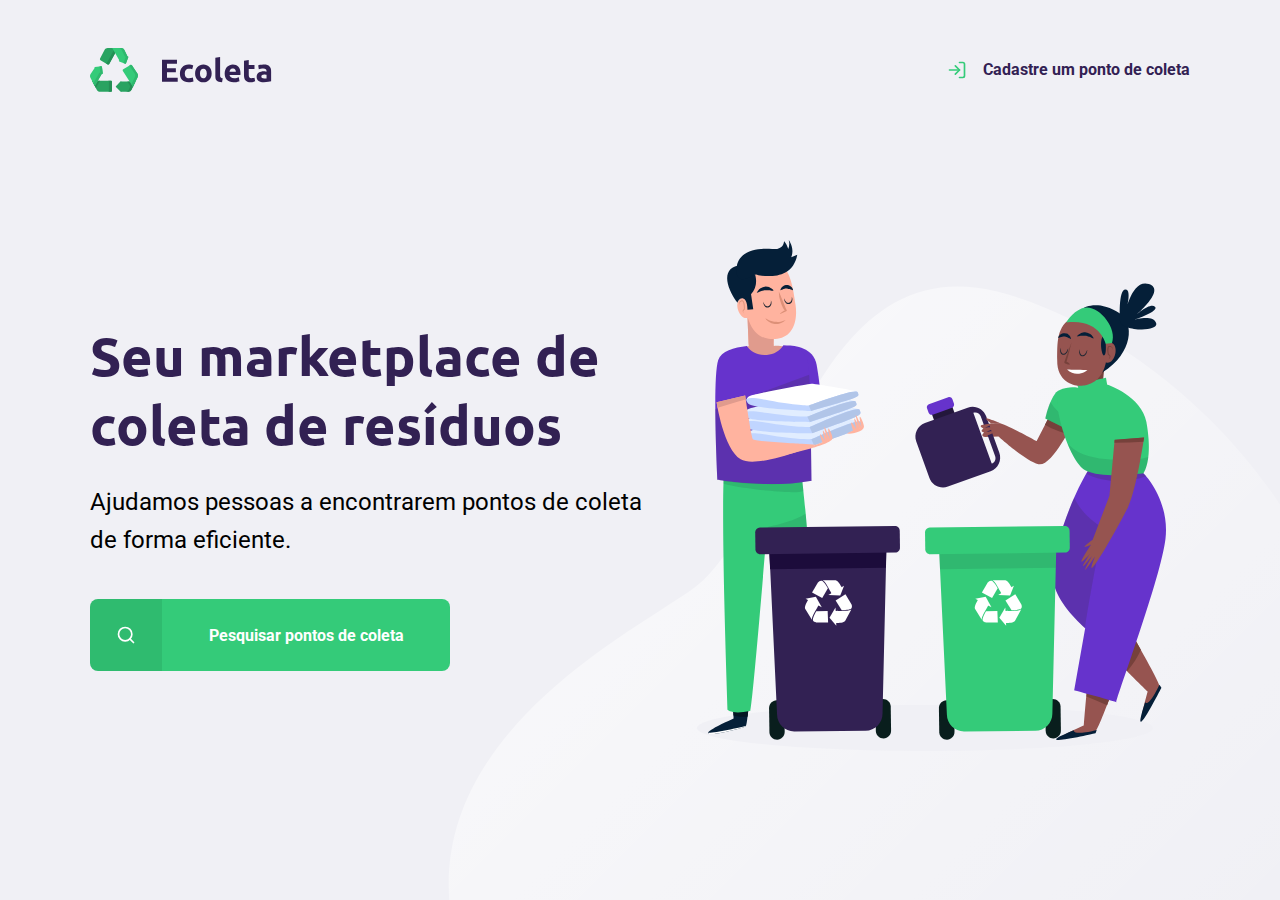
<file: index.html>
<!DOCTYPE html>
<html lang="pt_br">
<head>
    <meta charset="UTF-8">
    <meta name="viewport" content="width=device-width, initial-scale=1.0">
    <title>Ecoleta</title>

    <link href="https://fonts.googleapis.com/css2?family=Roboto&family=Ubuntu:wght@700&display=swap" rel="stylesheet">
   
    <link rel="stylesheet" href="/styles/main.css">
    <link rel="stylesheet" href="/styles/home.css">
    <link rel="stylesheet" href="/styles/modal.css">


    <link rel="stylesheet" href="/styles/responsive.css">


</head>
<body>

    <div id="page-home">

        <div class="content">
            <header>
                <img src="../assets/logo.svg" alt="Logomarca">        
                <a href="/create-point.html"><span></span>Cadastre um ponto de coleta</a>
            </header>
            
            <main>
                <h1>Seu marketplace de coleta de resíduos</h1>
    
                <p>Ajudamos pessoas a encontrarem pontos de coleta de forma eficiente.</p>
        
                <a href='#'><span></span><strong>Pesquisar pontos de coleta</strong></a>

            </main>
    
            

        </div>

    </div>



    <div id="modal" class="hide">
        <div class="content">
            <div class="header">
                <h1>Pontos de Coleta</h1>
                <a href="#">Fechar</a>
            </div>
            <form action="/search-results.html">
                <label for="search">Cidade</label>
            <div class="search field">
                <input type="text" name="search" 
                placeholder="Pesquise por cidade">
                <button>
                    <img src="/assets/search.svg" alt="Buscar">
                </button>
            </div>    
            </form>
        </div>
    </div>

    <script src="/scripts/index.js"></script>
</body>
</html>
</file>
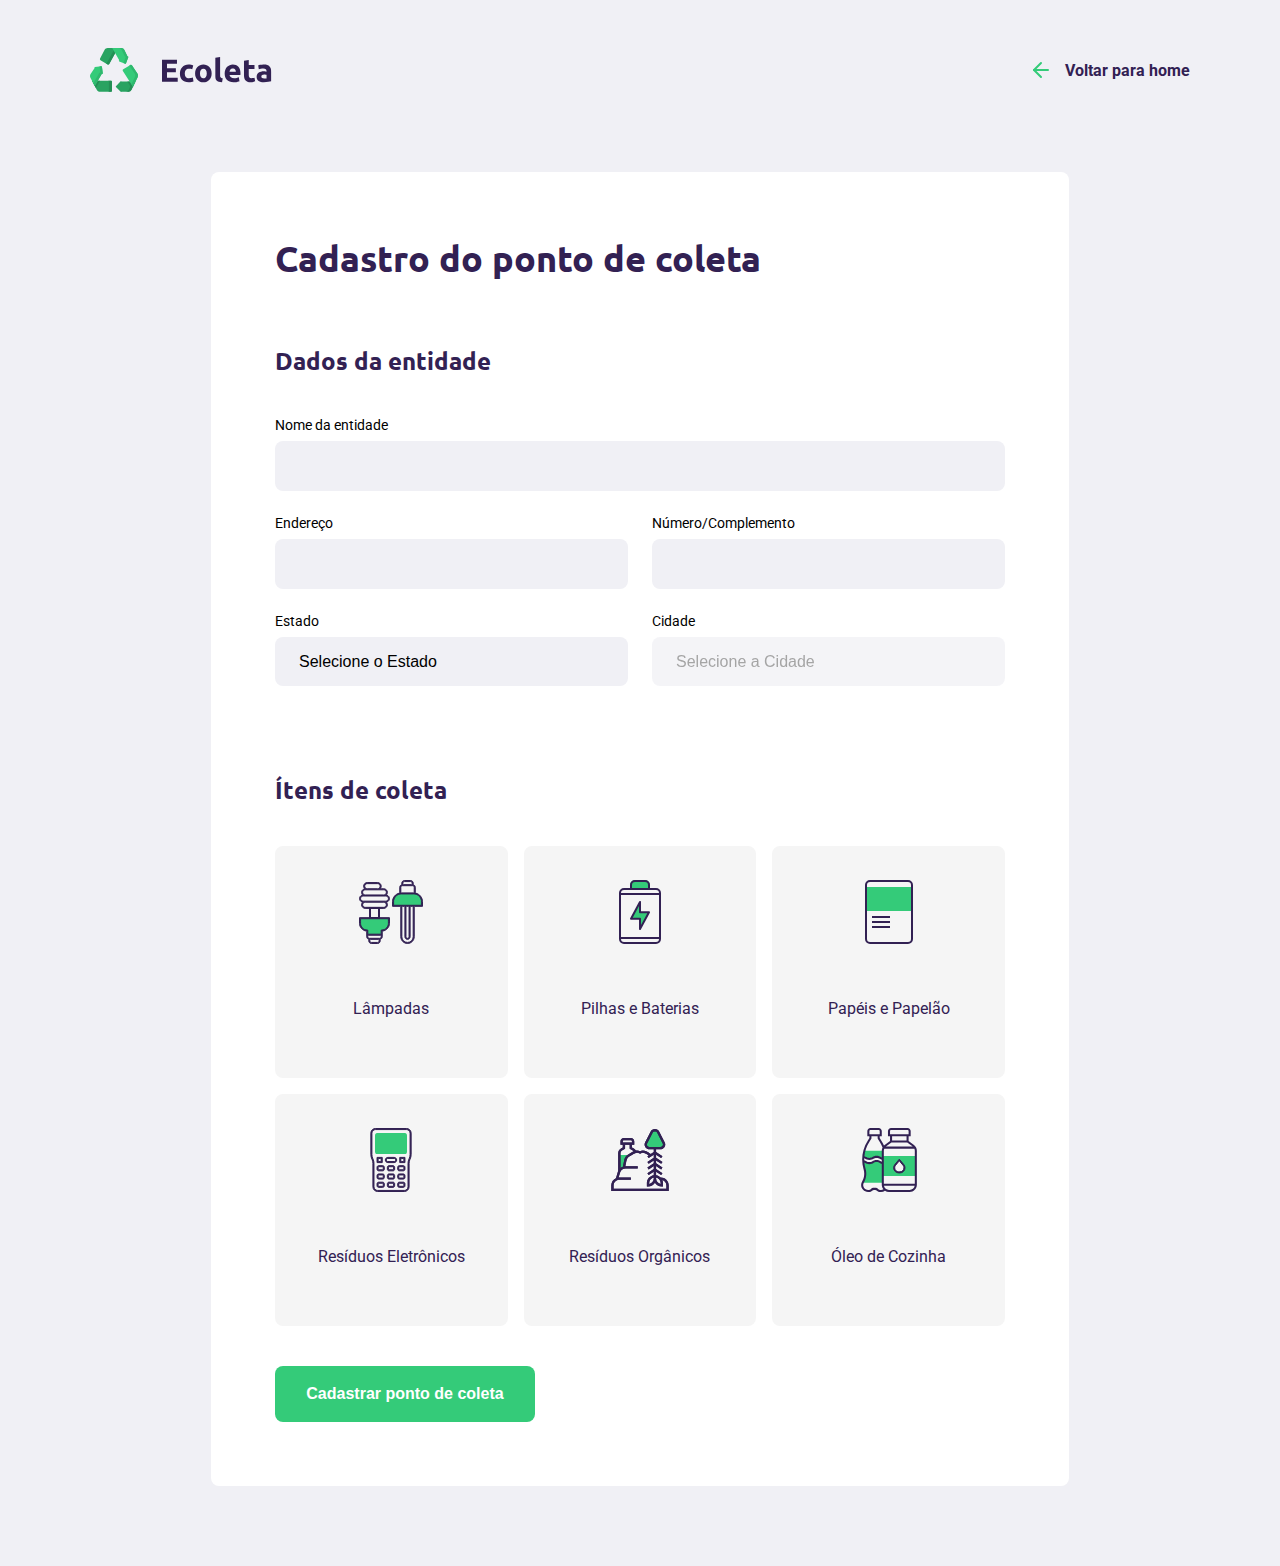
<file: create-point.html>
<!DOCTYPE html>
<html lang="pt_br">
<head>
    <meta charset="UTF-8">
    <meta name="viewport" content="width=device-width, initial-scale=1.0">
    <title>Criar um ponto de coleta</title>

    <link href="https://fonts.googleapis.com/css2?family=Roboto&family=Ubuntu:wght@700&display=swap" rel="stylesheet">
   
    <link rel="stylesheet" href="/styles/main.css">
    <link rel="stylesheet" href="/styles/create-point.css">

    <link rel="stylesheet" href="/styles/responsive.css">


</head>
<body>

    <div id="page-create-point">
    
            <header>
                <img src="../assets/logo.svg" alt="Logomarca">        
                <a href="/index.html"><span></span>
                    Voltar para home
                </a>
            </header>

            <form action="">

                <h1>Cadastro do ponto de coleta</h1>

                <fieldset>
                    <legend>
                        <h2>Dados da entidade</h2>
                    </legend>

                    <div class="field">
                        <label for="name">Nome da entidade</label>
                        <input type="text" name="name" required>
                    </div>

                    <div class="field-group">
                        <div class="field">
                            <label for="address">Endereço</label>
                            <input type="text" name="address" required>
                        </div>
                        <div class="field">
                            <label for="address2">Número/Complemento</label>
                            <input type="text" name="address2" required>
                        </div>
                    </div>

                    <div class="field-group">
                        <div class="field">
                            <label for="state">Estado</label>
                            <select name="uf" required>
                                <option value="" >Selecione o Estado</option>
                            </select>

                            <input type="hidden" name="state">
                        </div>

                        <div class="field">
                            <label for="city">Cidade</label>
                            <select name="city" disabled required>
                                <option value="">Selecione a Cidade</option>
                            </select>
                        </div>
  
                    </div>

                </fieldset>

                <fieldset>
                    <legend>
                        <h2>Ítens de coleta</h2>
                    </legend>


                    <div class="items-grid">
                        <li data-id="1">
                            <img src="/assets/lampadas.svg" alt="Lâmpadas">
                            <span>Lâmpadas</span>
                        </li>

                        <li data-id="2">
                            <img src="/assets/baterias.svg" alt="Pilhas e Baterias">
                            <span>Pilhas e Baterias</span>
                        </li>

                        <li data-id="3">
                            <img src="/assets/papeis-papelao.svg" alt="Papéis e Papelão">
                            <span>Papéis e Papelão</span>
                        </li>

                        <li data-id="4">
                            <img src="/assets/eletronicos.svg" alt="Resíduos Eletrônicos">
                            <span>Resíduos Eletrônicos</span>
                        </li>

                        <li data-id="5">
                            <img src="/assets/organicos.svg" alt="Resíduos Orgânicos">
                            <span>Resíduos Orgânicos</span>
                        </li>

                        <li data-id="6">
                            <img src="/assets/oleo.svg" alt="Óleo de Cozinha">
                            <span>Óleo de Cozinha</span>
                        </li>
                    </div>

                    <input type="hidden" name="items">

                </fieldset>

                <button type="submit">Cadastrar ponto de coleta</button>
            </form>
             

    </div>

    <script src="/scripts/create-point.js"></script>

</body>
</html>
</file>
<file: styles/main.css>
:root{
    --title-color: #322153;
    --primary-color: #34cb79;
}

* {
    margin: 0;
    padding: 0;
    background-origin: border-box;
}

html{
    font-family: 'Roboto', sans-serif;
}

body {
    background: #f0f0f5;
    -webkit-font-smoothing: antialiased;
}

a {
    text-decoration: none;
}

h1, h2, h3, h4, h5, h6 {
    font-family: 'Ubuntu', sans-serif;
    color: var(--title-color);
}
/*Box Model

Modelo de caixa
Toda caixa tem
largura, altura, espaçamentos, preenchimentos
bordas, cor, fundo, maneira que é vista pelo html (display),
posicionamento, alinhamentos
*/
</file>
<file: styles/home.css>
#page-home {
    height: 100vh;

    background: url('../assets/home-background.svg') no-repeat;
    background-position: 35vw bottom;
}

#page-home .content {
    width: 90%;
    max-width: 1100px;
    height:100%;

    margin: 0 auto;

    display: flex;
    flex-direction: column;
    
}

#page-home header {
    margin-top: 48px;
    display: flex;
    align-items: center;
    justify-content: space-between;
}

#page-home header a{
    display: flex;

    color: var(--title-color);
    font-weight: 700;
}

#page-home header a span{
    margin-right: 16px;
    display: flex;

    background-image: url('../assets/log-in.svg');

    width: 20px;
    height: 20px;
}

#page-home main{
    max-width: 560px;

    flex: 1;

    display: flex;
    flex-direction: column;
    justify-content: center;
}

#page-home main h1 {
    font-size: 54px;
}

#page-home main p {
    font-size: 24px;
    line-height: 38px;
    margin-top: 24px;
}

#page-home main a{
    width: 100%;
    max-width: 360px;
    height: 72px;

    border-radius: 8px;

    display: flex;
    align-items: center;

    margin-top: 40px;

    background-color: var(--primary-color);

    transition: 400ms;

}

#page-home main a:hover{
    background-color: #2fb86e;
}

#page-home main a span {
    width: 72px;
    height: 72px;
    
    border-top-left-radius: 8px;
    border-bottom-left-radius: 8px;

    background-color: rgba(0, 0, 0, 0.08);

    display: flex;
    align-items: center;
    justify-content: center;

}

#page-home main a span::after {
    content: "";
    background-image: url('../assets/search.svg');

    width: 20px;
    height: 20px;
}

#page-home main a strong {
    flex: 1;
    color: white;
    text-align: center;
}
</file>
<file: styles/modal.css>
#modal {
    background-color: #0E0A14ef;

    height: 100vh;
    width: 100vw;

    position: fixed;
    top: 0;

    display: flex;
    justify-content: center;
    align-items: center;

    transition: 400ms;
}

#modal.hide {
    display: none;
}

#modal .content {
    color: white;

    width: 420px;
}

#modal .header {
    display: flex;
    align-items: center;
    justify-content: space-between;
}

#modal .header a {
    background-image: url("../assets/x.svg");

    width: 20px;
    height: 20px;

    display: flex;

    font-size: 0.01px;
}

#modal .header h1 {
    color: white;

    font-size: 36px;
    line-height: 42px;
}

#modal form label {
    font-size: 14px;
    line-height: 16px;

    display: block;
    margin-bottom: 8px;
}

#modal form .field {
    display: flex;
}

#modal form input{
    flex: 1;

    background-color: #f0f0f5;

    border-radius: 8px 0 0 8px;
    border: 0;

    padding: 16px 24px;

    font-size: 16px;
    color: #6c6c80;
}

#modal form button {
    width: 72px;
    height: 72px;

    background-color: var(--primary-color);
    border: 0;
    border-radius: 0 8px 8px 0;

    transition: 400ms;
}

#modal form button:hover {
    background-color: #2fb85e;
}
</file>
<file: styles/responsive.css>
@media (max-width: 900px){
    #page-home {
        background-position-x: 70vw;
    }

    #page-home .content {
        align-items: center;
        text-align: center;
    }

    #page-home header a {
        position: absolute;
        bottom: 48px;

        left: 50%;
        transform: translateX(-50%);
    }

    #page-home main {
        align-items: center;
    }

    #page-search-results .cards {
        grid-template-columns: 1fr;
    }

    #page-search-results .cards img {
        height: 250px;
    }
}

@media (min-width:1700px){
    #page-home{
    background-position-x: 40vw;
    }
}

@media (max-height: 760px){
    #page-home{
        background-position-y: 200px;
    }
}
</file>
<file: styles/create-point.css>
#page-create-point {
    width: 90%;
    max-width: 1100px;

    /* alinhamento de caixa pelo lado de fora da caixa */
    margin: 0 auto;
}

#page-create-point header{
    margin-top: 48px;

    display: flex;
    justify-content: space-between;
    align-items: center;
}

#page-create-point header a{
    color: var(--title-color);
    font-weight: bold;

    display: flex;
    align-items: center;
}

#page-create-point header a span{
    margin-right: 16px;
    background-image: url('../assets/arrow-left.svg');

    display: flex;

    width: 20px;
    height: 24px;
}

form {
    background-color: white;

    margin: 80px auto;
    margin-top: 80px;
    /*preenchimento*/
    padding: 64px;

    border-radius: 8px;

    max-width: 730px;
}

form h1{
    font-size: 36px;
}

form fieldset {
    margin-top: 64px;

    border: 0;
}

form legend {
    margin-bottom: 40px;
}

form legend h2 {
    font-size: 24px;
}

form .field {
    flex: 1;

    display: flex;
    flex-direction: column;

    margin-bottom: 24px;
}

form .field-group {
    display: flex;
}

form input,
form select{
    background-color: #f0f0f5;

    border: 0;
    padding: 16px 24px;
    font-size: 16px;

    border-radius: 8px;

    /*tira a linha preta */
    outline: none;
}

form select{
    -webkit-appearance: none;
    -moz-appearance: none;
    appearance: none;
}

form label {
    font-size: 14px;
    margin-bottom: 8px;
}

form .field-group .field + .field{
    margin-left: 24px;
}

form button{
    width: 260px;
    height: 56px;

    background-color: var(--primary-color);
    border-radius: 8px;

    color: white;
    font-weight: bold;
    font-size: 16px;

    border: 0;
    margin-top: 40px;

    transition: background-color 400ms;
}

form button:hover {
    background-color: #2fb86e;
}

.items-grid {
    display: grid;
    grid-template-columns: 1fr 1fr 1fr;
    gap: 16px;
}

.items-grid li {
    background-color: #f5f5f5;
    list-style: none;

    border: 2px solid #f5f5f5;
    border-radius: 8px;

    height: 180px;

    padding: 32px 24px 16px;

    display: flex;
    flex-direction: column;
    align-items: center;
    justify-content: space-between;
    
    text-align: center;

    cursor: pointer;
}

.items-grid li span {
    margin-top: 12px;

    flex: 1;

    display: flex;
    align-items: center;

    color: var(--title-color);
}

.items-grid li.selected {
    background: #e1faec;
    border: 2px solid #34cb79;
}

.items-grid li img,
.items-grid li span {
    pointer-events: none;
}
</file>
